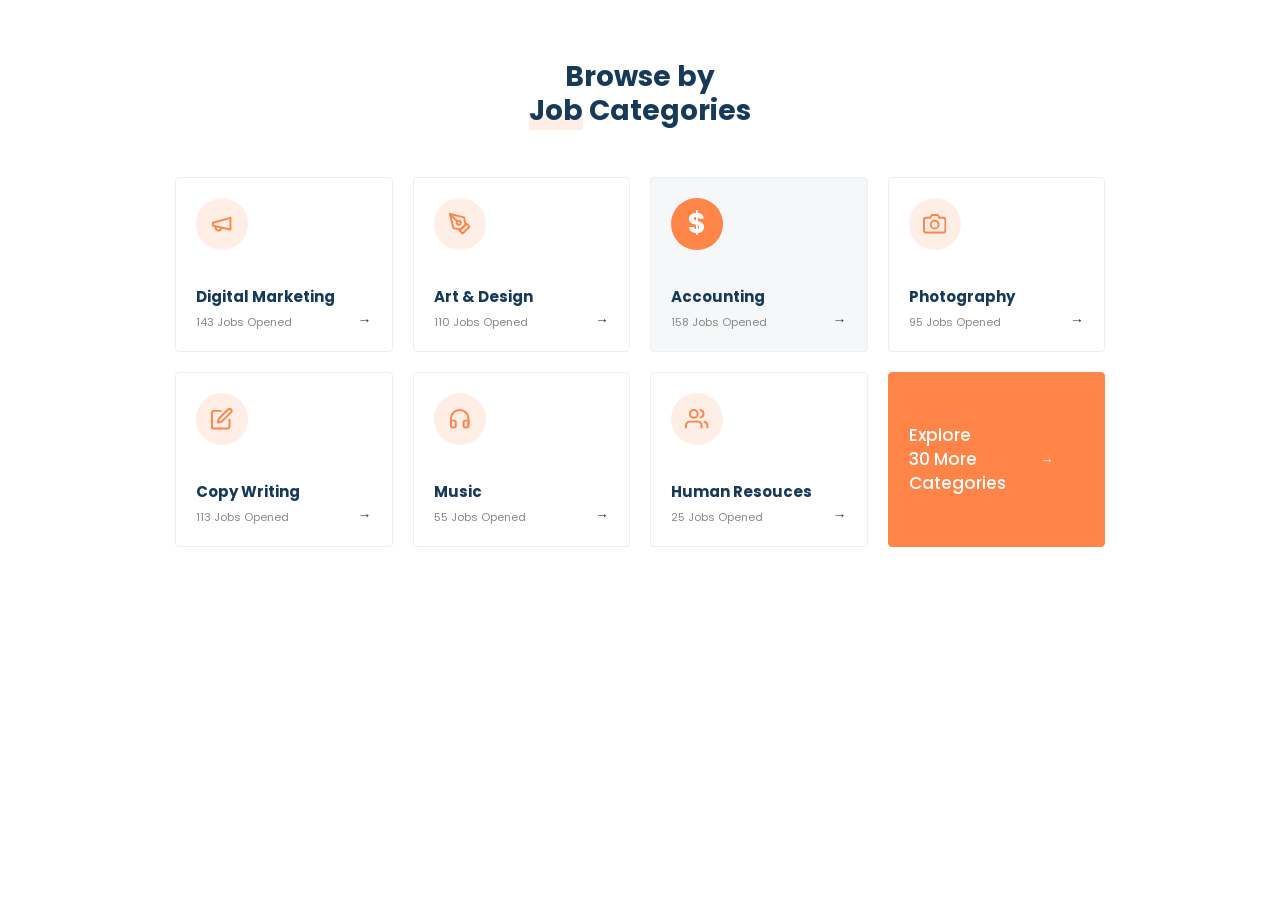
<file: index.html>
<!DOCTYPE html>
<html lang="en">
<head>
  <meta charset="UTF-8">
  <!-- Required for media queries to work on phones -->
  <meta name="viewport" content="width=device-width, initial-scale=1.0">
  <title>Browse by Job Categories</title>
  <link rel="preconnect" href="https://fonts.googleapis.com">
  <link rel="stylesheet" href="https://fonts.googleapis.com/css2?family=Poppins:wght@400;500;600;700&display=swap">
  <link rel="stylesheet" href="style.css?v=4">
</head>

<body>

  <section class="categories">
    <h1 class="categories__title">Browse by <br><span>Job</span> Categories</h1>

    <div class="grid">
      <a href="#" class="card">
        <div class="card__icon">
          <svg viewBox="0 0 24 24"><path d="M3 11l18-5v12L3 14v-3z"/><path d="M11.6 16.8a3 3 0 1 1-5.8-1.6"/></svg>
        </div>
        <div class="card__body">
          <h2>Digital Marketing</h2>
          <p>143 Jobs Opened</p>
        </div>
        <span class="card__arrow">&rarr;</span>
      </a>

      <a href="#" class="card">
        <div class="card__icon">
          <svg viewBox="0 0 24 24"><path d="M12 19l7-7 3 3-7 7-3-3z"/><path d="M18 13l-1.5-7.5L2 2l3.5 14.5L13 18l5-5z"/><path d="M2 2l7.586 7.586"/><circle cx="11" cy="11" r="2"/></svg>
        </div>
        <div class="card__body">
          <h2>Art &amp; Design</h2>
          <p>110 Jobs Opened</p>
        </div>
        <span class="card__arrow">&rarr;</span>
      </a>

      <a href="#" class="card card--active">
        <div class="card__icon">$</div>
        <div class="card__body">
          <h2>Accounting</h2>
          <p>158 Jobs Opened</p>
        </div>
        <span class="card__arrow">&rarr;</span>
      </a>

      <a href="#" class="card">
        <div class="card__icon">
          <svg viewBox="0 0 24 24"><path d="M23 19a2 2 0 0 1-2 2H3a2 2 0 0 1-2-2V8a2 2 0 0 1 2-2h4l2-3h6l2 3h4a2 2 0 0 1 2 2z"/><circle cx="12" cy="13" r="4"/></svg>
        </div>
        <div class="card__body">
          <h2>Photography</h2>
          <p>95 Jobs Opened</p>
        </div>
        <span class="card__arrow">&rarr;</span>
      </a>

      <a href="#" class="card">
        <div class="card__icon">
          <svg viewBox="0 0 24 24"><path d="M11 4H4a2 2 0 0 0-2 2v14a2 2 0 0 0 2 2h14a2 2 0 0 0 2-2v-7"/><path d="M18.5 2.5a2.121 2.121 0 0 1 3 3L12 15l-4 1 1-4 9.5-9.5z"/></svg>
        </div>
        <div class="card__body">
          <h2>Copy Writing</h2>
          <p>113 Jobs Opened</p>
        </div>
        <span class="card__arrow">&rarr;</span>
      </a>

      <a href="#" class="card">
        <div class="card__icon">
          <svg viewBox="0 0 24 24"><path d="M3 18v-6a9 9 0 0 1 18 0v6"/><path d="M21 19a2 2 0 0 1-2 2h-1a2 2 0 0 1-2-2v-3a2 2 0 0 1 2-2h3zM3 19a2 2 0 0 0 2 2h1a2 2 0 0 0 2-2v-3a2 2 0 0 0-2-2H3z"/></svg>
        </div>
        <div class="card__body">
          <h2>Music</h2>
          <p>55 Jobs Opened</p>
        </div>
        <span class="card__arrow">&rarr;</span>
      </a>

      <a href="#" class="card">
        <div class="card__icon">
          <svg viewBox="0 0 24 24"><path d="M17 21v-2a4 4 0 0 0-4-4H5a4 4 0 0 0-4 4v2"/><circle cx="9" cy="7" r="4"/><path d="M23 21v-2a4 4 0 0 0-3-3.87"/><path d="M16 3.13a4 4 0 0 1 0 7.75"/></svg>
        </div>
        <div class="card__body">
          <h2>Human Resouces</h2>
          <p>25 Jobs Opened</p>
        </div>
        <span class="card__arrow">&rarr;</span>
      </a>

      <a href="#" class="card card--cta">
        <h2>Explore <br>30 More <br>Categories</h2>
        <span class="card__arrow">&rarr;</span>
      </a>
    </div>
    
  </section>

</body>
</html>
</file>
<file: style.css>
/* ---------- Base / Reset ---------- */
* {
  box-sizing: border-box;
  margin: 0;
  padding: 0;
}

:root {
  --navy: #163a5a;
  --orange: #ff8447;
  --orange-light: #ffeee6;
  --border: #eee;
  --gray: #f6f7f8;
  --text-muted: #888;
}

body {
  font-family: "Poppins", Arial, sans-serif;
  background: #fff;
  color: var(--navy);
}

/* ---------- Section + Title ---------- */
.categories {
  max-width: 970px;
  margin: 0 auto;
  padding: 60px 20px;
}

.categories__title {
  text-align: center;
  font-size: 32px;
  line-height: 1.2;
  margin-bottom: 50px;
}

/* orange underline highlight behind the word "Job" */
.categories__title span {
  background: linear-gradient(transparent 60%, var(--orange-light) 60%);
}

/* ---------- Grid (DESKTOP DEFAULT: 4 columns) ---------- */
.grid {
  display: grid;
  grid-template-columns: repeat(4, 1fr);
  gap: 20px;
}

/* ---------- Card ---------- */
.card {
  display: flex;
  flex-direction: column;
  justify-content: space-between;
  min-height: 175px;
  padding: 20px;
  border: 1px solid var(--border);
  border-radius: 4px;
  text-decoration: none;
  color: inherit;
  position: relative;
  transition: background 0.2s;
}

.card:hover,
.card--active {
  background: var(--gray);
}

.card__icon {
  width: 52px;
  height: 52px;
  border-radius: 50%;
  background: var(--orange-light);
  display: flex;
  align-items: center;
  justify-content: center;
  font-size: 20px;
  color: var(--orange);          /* SVG icons use this colour via currentColor */
}

.card__icon svg {
  width: 45%;
  height: 45%;
  fill: none;
  stroke: currentColor;          /* = the orange colour above */
  stroke-width: 2;
  stroke-linecap: round;
  stroke-linejoin: round;
}

/* the highlighted (Accounting) card has a solid orange icon */
.card--active .card__icon {
  background: var(--orange);
  color: #fff;
  font-size: 28px;
  font-weight: bold;
}

.card h2 {
  font-size: 15px;
}

.card p {
  font-size: 11px;
  color: var(--text-muted);
  margin-top: 6px;
}

.card__arrow {
  position: absolute;
  right: 20px;
  bottom: 20px;
  font-size: 14px;
}

/* ---------- CTA card (orange) ---------- */
.card--cta {
  background: var(--orange);
  color: #fff;
  border-color: var(--orange);
  justify-content: center;
}

.card--cta:hover {
  background: #f27333;
}

.card--cta h2 {
  font-weight: 500;
  font-size: 17px;
  line-height: 1.4;
}

.card--cta .card__arrow {
  right: 50px;
  bottom: 50%;
  transform: translateY(50%);
}

/* =====================================================
   MEDIA QUERIES  (desktop-first: max-width = "this size and smaller")
   ===================================================== */

/* Desktop/Tablet: 1920px and below -> 4 columns */
@media screen and (max-width: 1920px) {
  .grid {
    grid-template-columns: repeat(4, 1fr);
  }

  .categories__title {
    font-size: 28px;
  }
}

/* Mobile: 576px and below (covers 375px phones) -> 1 column, cards stacked with gaps */
@media screen and (max-width: 576px) {
  .categories {
    padding: 30px 22px;
  }

  .categories__title {
    font-size: 28px;
    margin-bottom: 30px;
  }

  .grid {
    grid-template-columns: 1fr;   /* 1 column */
    gap: 26px;                    /* space between stacked cards */
  }

  .card {
    min-height: 265px;            /* tall cards like the mobile design */
    padding: 28px 26px;
  }

  .card__icon {
    width: 72px;
    height: 72px;
    font-size: 28px;
  }

  .card--active .card__icon {
    font-size: 36px;
  }

  .card h2 {
    font-size: 17px;
  }

  .card p {
    font-size: 12px;
    margin-top: 10px;
  }

  .card__body {
    margin-top: auto;             /* push title + jobs to the bottom of the card */
  }

  .card__arrow {
    right: 26px;
    bottom: 30px;                 /* line up with the "Jobs Opened" text */
  }
}
</file>
